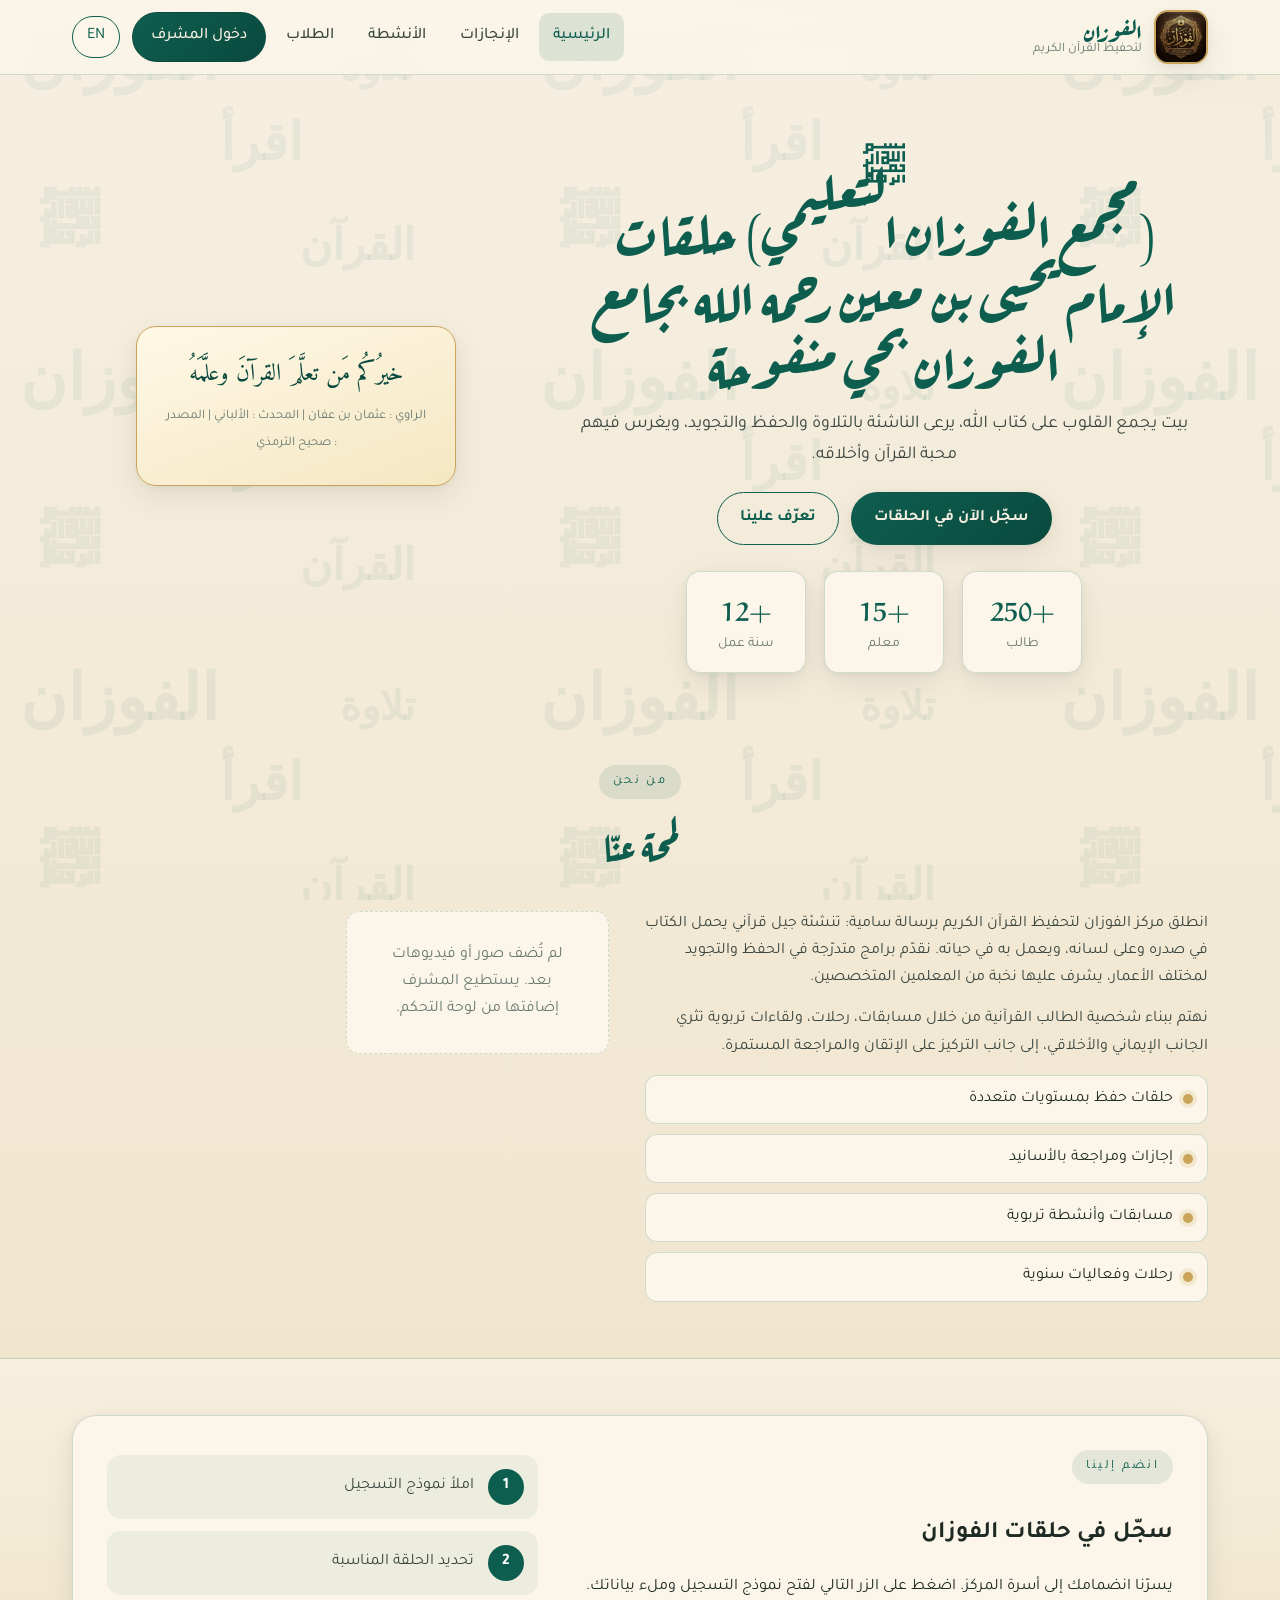
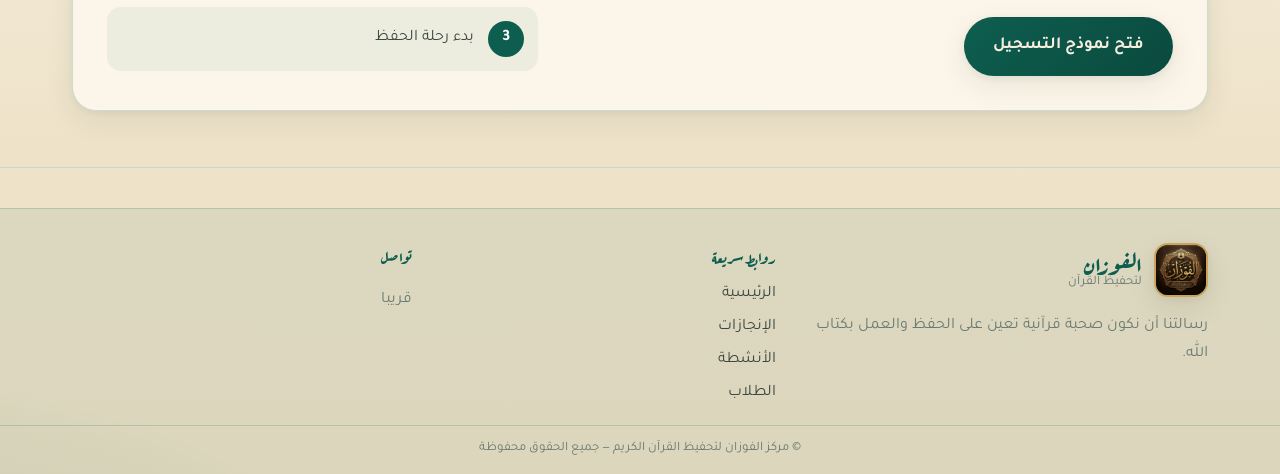
<file: index.html>
<!doctype html>
<html lang="ar" dir="rtl">
<head>
  <meta charset="utf-8" />
  <meta name="viewport" content="width=device-width, initial-scale=1" />
  <title>مدرسة الفوزان لتحفيظ القرآن الكريم</title>
  <meta name="description" content="مدرسة الفوزان لتحفيظ القرآن الكريم - بيت العلم والتلاوة" />
  <link rel="preconnect" href="https://fonts.googleapis.com" />
  <link rel="preconnect" href="https://fonts.gstatic.com" crossorigin />
  <link href="https://fonts.googleapis.com/css2?family=Aref+Ruqaa:wght@400;700&family=Tajawal:wght@300;400;500;700;900&family=Amiri:wght@400;700&display=swap" rel="stylesheet" />
  <link rel="stylesheet" href="css/style.css" />
</head>
<body>
  <div id="headerSlot"></div>
  <main>
    <section class="hero">
      <div class="container hero-grid">
        <div class="hero-text">
          <span class="eyebrow" data-testid="hero-eyebrow">﷽</span>
          <h1 data-testid="hero-title" data-edit="hero.title">مدرسة الفوزان لتحفيظ القرآن الكريم</h1>
          <p class="lead" data-testid="hero-lead" data-edit="hero.lead">بيت يجمع القلوب على كتاب الله، يرعى الناشئة بالتلاوة والحفظ والتجويد، ويغرس فيهم محبة القرآن وأخلاقه.</p>
          <div class="hero-cta">
            <a href="#register" class="btn btn-primary" data-testid="hero-register-btn" data-i18n="cta_register">سجّل الآن في الحلقات</a>
            <a href="#about" class="btn btn-ghost" data-testid="hero-about-btn" data-i18n="cta_about">تعرّف علينا</a>
          </div>
          <ul class="hero-stats" data-testid="hero-stats">
            <li><strong data-edit="stats.students">+250</strong><span data-i18n="stats_students">طالب</span></li>
            <li><strong data-edit="stats.teachers">+15</strong><span data-i18n="stats_teachers">معلم</span></li>
            <li><strong data-edit="stats.years">+12</strong><span data-i18n="stats_years">سنة عمل</span></li>
          </ul>
        </div>
        <aside class="hero-card" aria-hidden="true">
          <div class="ayah-card">
            <span class="ayah-arabic" data-i18n="hadith">خيرُكُم مَن تعلَّمَ القرآنَ وعلَّمَهُ</span>
            <span class="ayah-ref" data-i18n="hadith_ref">الراوي : عثمان بن عفان | المحدث : الألباني | المصدر : صحيح الترمذي</span>
          </div>
        </aside>
      </div>
    </section>
    <section id="about" class="section">
      <div class="container">
        <div class="section-head">
          <span class="kicker" data-i18n="kicker_about">من نحن</span>
          <h2 data-edit="about.title">لمحة عنّا</h2>
        </div>
        <div class="about-grid">
          <div class="about-text">
            <p data-edit="about.paragraph1"></p>
            <p data-edit="about.paragraph2"></p>
            <ul class="features-list" data-testid="features-list">
              <li><span class="dot"></span><span data-edit="about.feature1"></span></li>
              <li><span class="dot"></span><span data-edit="about.feature2"></span></li>
              <li><span class="dot"></span><span data-edit="about.feature3"></span></li>
              <li><span class="dot"></span><span data-edit="about.feature4"></span></li>
            </ul>
          </div>
          <div class="about-gallery" id="aboutGallery" data-testid="about-gallery"></div>
        </div>
      </div>
    </section>
    <section id="register" class="section section-alt">
      <div class="container">
        <div class="register-card">
          <div class="register-text">
            <span class="kicker" data-i18n="kicker_register">انضم إلينا</span>
            <h2 data-edit="register.title">سجّل في حلقات الفوزان</h2>
            <p data-edit="register.text">يسرّنا انضمامك إلى أسرة المركز. اضغط على الزر التالي لفتح نموذج التسجيل وملء بياناتك.</p>
            <a id="registerLink" href="#" target="_blank" rel="noopener" class="btn btn-primary btn-lg" data-testid="register-link" data-i18n="register_open">فتح نموذج التسجيل</a>
          </div>
          <div class="register-aside">
            <div class="register-step"><span>1</span><p data-i18n="register_step1">املأ نموذج التسجيل</p></div>
            <div class="register-step"><span>2</span><p data-i18n="register_step2">تحديد الحلقة المناسبة</p></div>
            <div class="register-step"><span>3</span><p data-i18n="register_step3">بدء رحلة الحفظ</p></div>
          </div>
        </div>
      </div>
    </section>
  </main>
  <div id="footerSlot"></div>
  <script src="js/common.js"></script>
  <script src="js/index.js"></script>
</body>
</html>
</file>
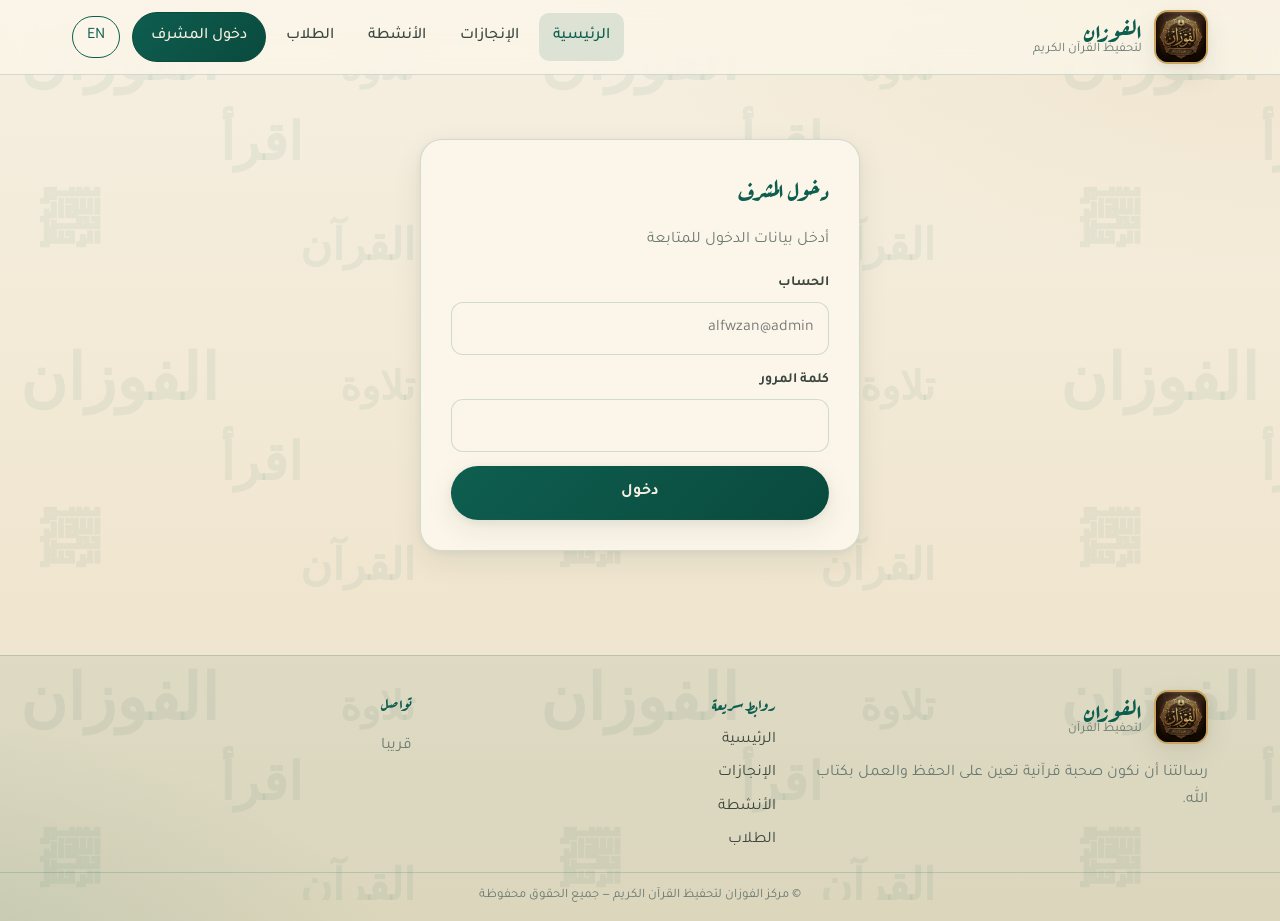
<file: admin.html>
<!doctype html>
<html lang="ar" dir="rtl">
<head>
  <meta charset="utf-8" />
  <meta name="viewport" content="width=device-width, initial-scale=1" />
  <title>لوحة المشرف — الفوزان</title>
  <link rel="preconnect" href="https://fonts.googleapis.com" />
  <link rel="preconnect" href="https://fonts.gstatic.com" crossorigin />
  <link href="https://fonts.googleapis.com/css2?family=Aref+Ruqaa:wght@400;700&family=Tajawal:wght@300;400;500;700;900&family=Amiri:wght@400;700&display=swap" rel="stylesheet" />
  <link rel="stylesheet" href="css/style.css" />
</head>
<body>
  <div id="headerSlot"></div>
  <main>
    <div class="container">
      <div id="loginView" class="auth-wrap">
        <div class="auth-card">
          <h2>دخول المشرف</h2>
          <p class="muted">أدخل بيانات الدخول للمتابعة</p>
          <div class="field"><label>الحساب</label>
            <input type="text" id="user" placeholder="alfwzan@admin" data-testid="login-user"/></div>
          <div class="field"><label>كلمة المرور</label>
            <input type="password" id="pass" data-testid="login-pass"/></div>
          <button class="btn btn-primary btn-block" id="loginBtn" data-testid="login-btn">دخول</button>
          <p id="loginErr" style="color:#b3261e;margin-top:10px;display:none" data-testid="login-err">بيانات الدخول غير صحيحة.</p>
        </div>
      </div>
      <div id="dashView" style="display:none">
        <div class="dash-topbar">
          <div>
            <h1 style="margin:0;font-family:'Aref Ruqaa',serif;color:var(--primary)">لوحة المشرف</h1>
            <p class="muted" style="margin:4px 0 0">عدّل المحتوى، ثم اضغط <b>نشر التغييرات</b> لرفعها على GitHub.</p>
          </div>
          <div class="topbar-actions">
            <button class="btn btn-accent" id="publishBtn" data-testid="publish-btn">نشر التغييرات</button>
            <button class="btn btn-ghost btn-sm" data-open="ghSettings" data-testid="open-gh-settings">إعدادات النشر</button>
            <button class="btn btn-ghost btn-sm" id="pullBtn" data-testid="pull-btn">جلب من GitHub</button>
          </div>
        </div>
        <div class="dash">
          <aside class="dash-side" data-testid="dash-side">
            <a href="#about" class="active" data-tab="about">لمحة عنا</a>
            <a href="#ach" data-tab="ach">الإنجازات</a>
            <a href="#act" data-tab="act">الأنشطة</a>
            <a href="#halaqat" data-tab="halaqat">الحلقات</a>
            <a href="#students" data-tab="students">الطلاب</a>
            <a href="#texts" data-tab="texts">نصوص الموقع</a>
            <a href="#data" data-tab="data">البيانات</a>
            <a href="#" id="logoutLink" data-testid="logout-link" style="color:#b3261e">خروج</a>
          </aside>
          <section class="dash-main">
            <div class="tab active" id="tab-about">
              <h2>الصور والفيديوهات</h2>
              <div class="row">
                <div class="field"><label>ملفات</label><input type="file" id="aboutFiles" multiple accept="image/*,video/*"/></div>
                <div class="field"><label>وصف</label><input type="text" id="aboutCaption"/></div>
              </div>
              <button class="btn btn-primary" id="aboutAdd">إضافة</button>
              <div id="aboutList" class="gallery-grid" style="margin-top:18px"></div>
            </div>
            <div class="tab" id="tab-ach">
              <h2>الإنجازات</h2>
              <div class="row">
                <div class="field"><label>الملف</label><input type="file" id="achFile" multiple accept="image/*,video/*"/></div>
                <div class="field"><label>العنوان</label><input type="text" id="achTitle"/></div>
              </div>
              <div class="field"><label>الوصف</label><textarea id="achDesc" rows="2"></textarea></div>
              <button class="btn btn-primary" id="achAdd">إضافة</button>
              <div id="achList" class="gallery-grid" style="margin-top:18px"></div>
            </div>
            <div class="tab" id="tab-act">
              <h2>الأنشطة</h2>
              <div class="row">
                <div class="field"><label>العنوان</label><input type="text" id="actTitle"/></div>
                <div class="field"><label>البداية</label><input type="datetime-local" id="actStart"/></div>
              </div>
              <button class="btn btn-primary" id="actAdd">إضافة</button>
              <div id="actList" style="margin-top:18px"></div>
            </div>
            <div class="tab" id="tab-halaqat">
              <h2>الحلقات</h2>
              <div class="row">
                <div class="field"><label>الاسم</label><input type="text" id="halaqaName"/></div>
                <div class="field"><label>المرحلة</label><select id="halaqaLevel"><option>ابتدائي</option><option>متوسط</option><option>ثانوي</option></select></div>
              </div>
              <button class="btn btn-primary" id="halaqaAdd">إضافة</button>
              <div id="halaqaList" style="margin-top:18px"></div>
            </div>
            <div class="tab" id="tab-students">
              <h2>الطلاب</h2>
              <div class="row">
                <div class="field"><label>الاسم</label><input type="text" id="stuName"/></div>
                <div class="field"><label>الرقم</label><input type="text" id="stuSerial"/></div>
                <div class="field"><label>الحلقة</label><select id="stuHalaqa"></select></div>
              </div>
              <button class="btn btn-primary" id="stuAdd">إضافة</button>
              <div id="stuList" style="margin-top:18px"></div>
            </div>
            <div class="tab" id="tab-texts">
              <h2>نصوص الموقع</h2>
              <div id="textsForm"></div>
              <button class="btn btn-primary" id="textsSave">حفظ النصوص</button>
            </div>
            <div class="tab" id="tab-data">
              <h2>البيانات</h2>
              <button class="btn btn-primary" id="exportBtn">تصدير site.json</button>
              <input type="file" id="importFile" accept="application/json" style="display:none"/>
              <button class="btn btn-ghost" onclick="document.getElementById('importFile').click()">استيراد</button>
            </div>
          </section>
        </div>
      </div>
    </div>
  </main>
  <div class="modal" id="ghModal">
    <div class="modal-card">
      <button class="modal-close" id="ghClose">×</button>
      <h2>إعدادات GitHub</h2>
      <div class="field"><label>User</label><input type="text" id="ghUser"/></div>
      <div class="field"><label>Repo</label><input type="text" id="ghRepo"/></div>
      <div class="field"><label>Branch</label><input type="text" id="ghBranch" value="main"/></div>
      <div class="field"><label>Token (PAT)</label><input type="password" id="ghPat"/></div>
      <button class="btn btn-primary" id="ghSave">حفظ</button>
    </div>
  </div>
  <div id="footerSlot"></div>
  <script src="js/common.js"></script>
  <script src="js/admin.js"></script>
</body>
</html>
</file>
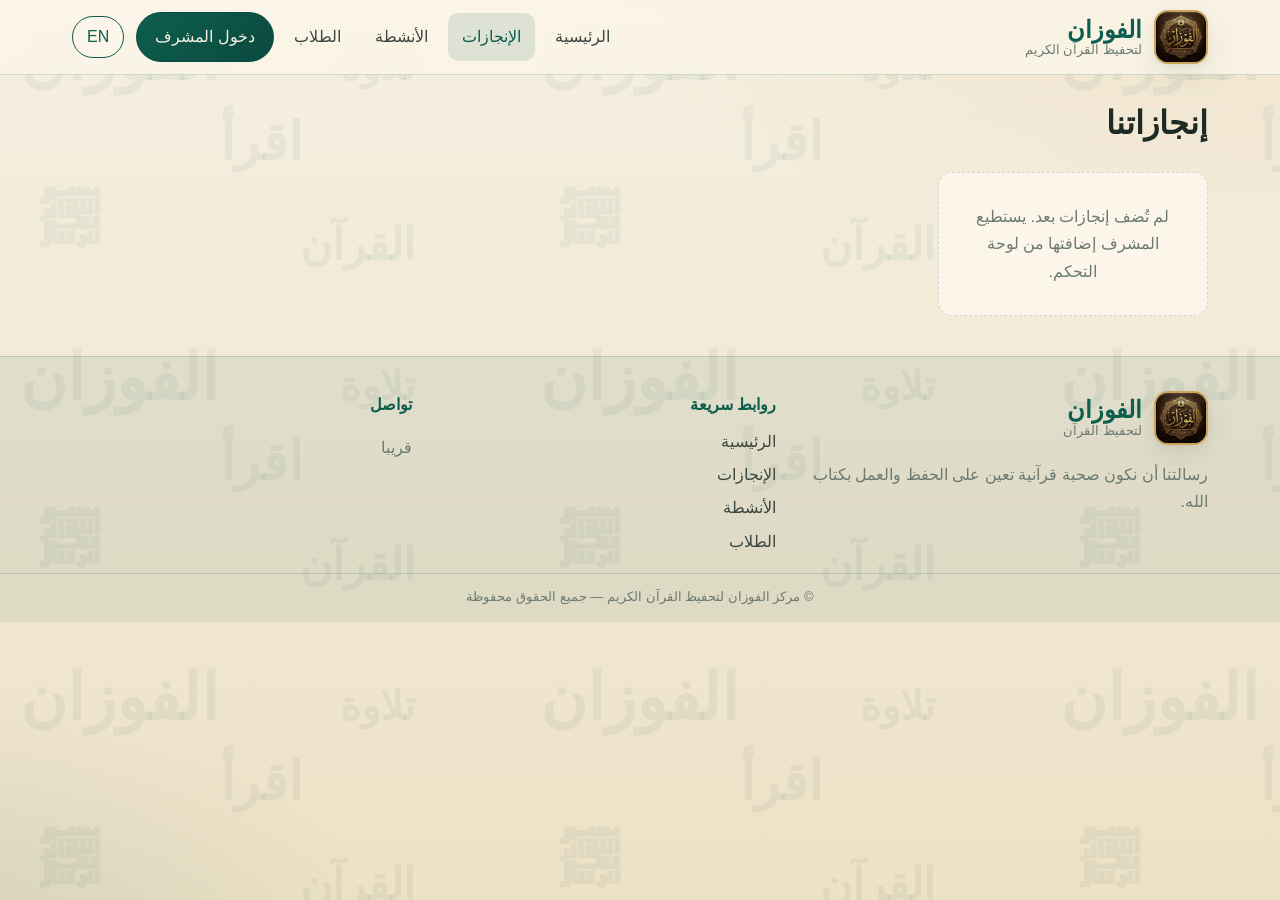
<file: page1.html>
<!doctype html>
<html lang="ar" dir="rtl">
<head>
  <meta charset="utf-8" />
  <meta name="viewport" content="width=device-width, initial-scale=1" />
  <title>الإنجازات — الفوزان</title>
  <link rel="stylesheet" href="css/style.css" />
</head>
<body>
  <div id="headerSlot"></div>
  <main>
    <div class="container">
      <h1>إنجازاتنا</h1>
      <div id="achGrid" class="gallery-grid"></div>
    </div>
  </main>
  <div id="footerSlot"></div>
  <script src="js/common.js"></script>
  <script src="js/page1.js"></script>
</body>
</html>
</file>
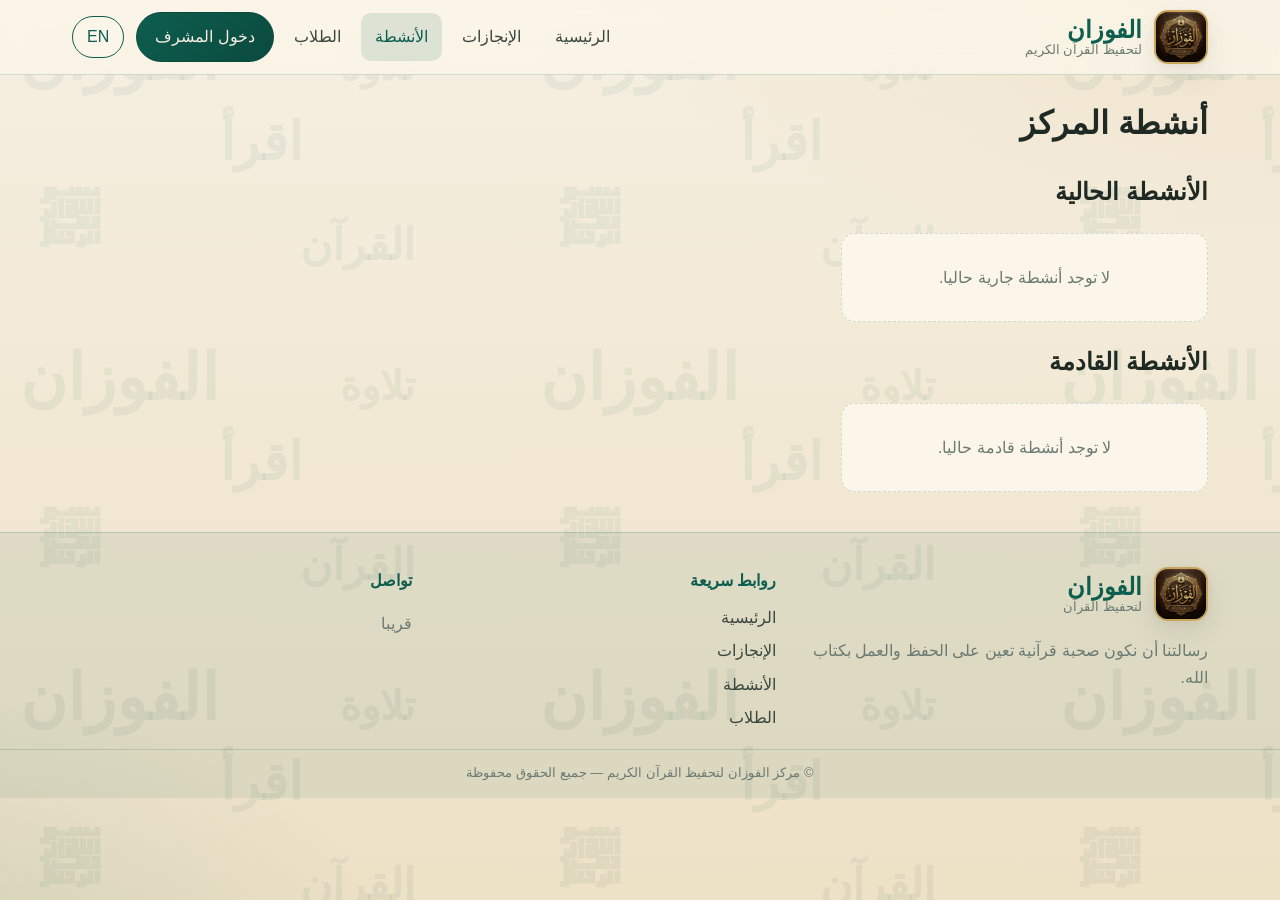
<file: page2.html>
<!doctype html>
<html lang="ar" dir="rtl">
<head>
  <meta charset="utf-8" />
  <meta name="viewport" content="width=device-width, initial-scale=1" />
  <title>الأنشطة — الفوزان</title>
  <link rel="stylesheet" href="css/style.css" />
</head>
<body>
  <div id="headerSlot"></div>
  <main>
    <div class="container">
      <h1>أنشطة المركز</h1>
      <h2 id="curHead">الأنشطة الحالية</h2>
      <div id="currentGrid" class="activity-grid"></div>
      <h2 id="upHead">الأنشطة القادمة</h2>
      <div id="upcomingGrid" class="activity-grid"></div>
    </div>
  </main>
  <div id="footerSlot"></div>
  <script src="js/common.js"></script>
  <script src="js/page2.js"></script>
</body>
</html>
</file>
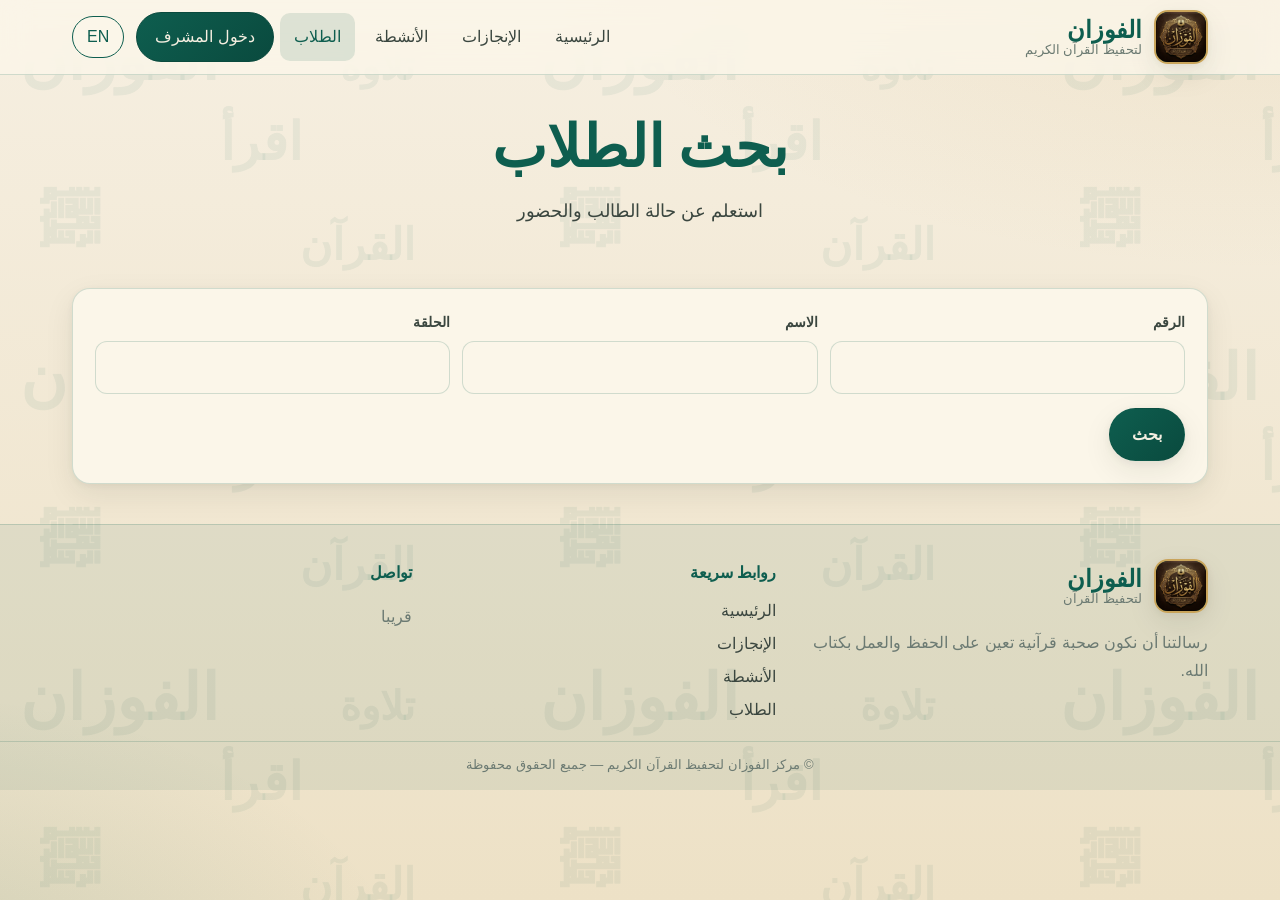
<file: page3.html>
<!doctype html>
<html lang="ar" dir="rtl">
<head>
  <meta charset="utf-8" />
  <meta name="viewport" content="width=device-width, initial-scale=1" />
  <title>بحث الطلاب — الفوزان</title>
  <link rel="stylesheet" href="css/style.css" />
</head>
<body>
  <div id="headerSlot"></div>
  <main>
    <section class="hero" style="padding:40px 0">
      <div class="container">
        <h1>بحث الطلاب</h1>
        <p class="lead">استعلم عن حالة الطالب والحضور</p>
      </div>
    </section>
    <div class="container">
      <div class="search-card">
        <div class="row">
          <div class="field"><label>الرقم</label><input type="text" id="qSerial"/></div>
          <div class="field"><label>الاسم</label><input type="text" id="qName"/></div>
          <div class="field"><label>الحلقة</label><input type="text" id="qHalaqa"/></div>
        </div>
        <button class="btn btn-primary" id="searchBtn">بحث</button>
      </div>
      <div id="results"></div>
      <div id="studentDetail"></div>
    </div>
  </main>
  <div id="footerSlot"></div>
  <script src="js/common.js"></script>
  <script src="js/page3.js"></script>
</body>
</html>
</file>
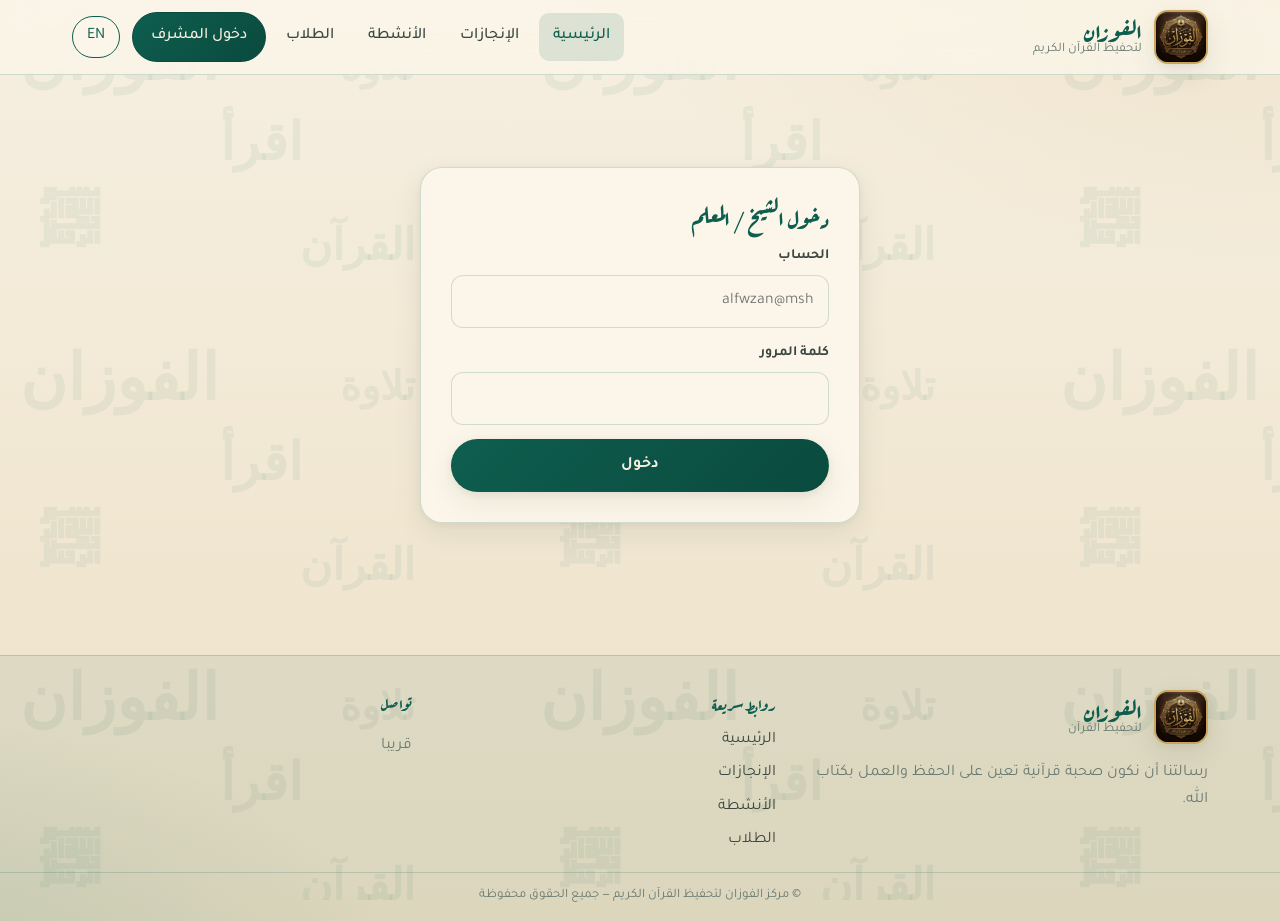
<file: teacher.html>
<!doctype html>
<html lang="ar" dir="rtl">
<head>
  <meta charset="utf-8" />
  <meta name="viewport" content="width=device-width, initial-scale=1" />
  <title>تحضير الشيخ — الفوزان</title>
  <link rel="preconnect" href="https://fonts.googleapis.com" />
  <link rel="preconnect" href="https://fonts.gstatic.com" crossorigin />
  <link href="https://fonts.googleapis.com/css2?family=Aref+Ruqaa:wght@400;700&family=Tajawal:wght@400;700&display=swap" rel="stylesheet" />
  <link rel="stylesheet" href="css/style.css" />
</head>
<body>
  <div id="headerSlot"></div>
  <main>
    <div class="container">
      <div id="loginView" class="auth-wrap">
        <div class="auth-card">
          <h2>دخول الشيخ / المعلم</h2>
          <div class="field"><label>الحساب</label><input type="text" id="user" placeholder="alfwzan@msh"/></div>
          <div class="field"><label>كلمة المرور</label><input type="password" id="pass"/></div>
          <button class="btn btn-primary btn-block" id="loginBtn">دخول</button>
          <p id="loginErr" style="color:#b3261e;display:none">خطأ في البيانات.</p>
        </div>
      </div>
      <div id="dashView" style="display:none">
        <div style="display:flex;justify-content:space-between;align-items:center;margin:24px 0">
          <h1 id="teacherTitle" style="font-family:'Aref Ruqaa',serif">التحضير</h1>
          <a href="#" id="logoutLink" class="btn btn-ghost btn-sm">خروج</a>
        </div>
        <div class="search-card">
          <div class="row">
            <div class="field"><label>الحلقة</label><input type="text" id="qHalaqa"/></div>
            <div class="field"><label>المرحلة</label><select id="qLevel"><option value="">الكل</option><option>ابتدائي</option><option>متوسط</option><option>ثانوي</option></select></div>
          </div>
          <button class="btn btn-primary" id="loadHalaqaBtn">عرض</button>
        </div>
        <div id="halaqatList"></div>
        <div id="weekArea"></div>
      </div>
    </div>
  </main>
  <div id="footerSlot"></div>
  <script src="js/common.js"></script>
  <script src="js/teacher.js"></script>
</body>
</html>
</file>
<file: css/style.css>
/* ============== Alfwzan Center — Style ============== */
:root{
  --bg:#f6efe1;
  --bg-2:#ede1c6;
  --paper:#fbf6e9;
  --ink:#1f2a24;
  --ink-2:#3a463f;
  --muted:#6b7a72;
  --primary:#0e5e4f;
  --primary-2:#0a4a3e;
  --accent:#c9a45a;
  --accent-2:#a8853f;
  --line:rgba(14,94,79,.18);
  --shadow: 0 10px 30px rgba(20,40,30,.08), 0 2px 8px rgba(20,40,30,.06);
  --radius:16px;
}
*{box-sizing:border-box}
html,body{margin:0;padding:0}
html{scroll-behavior:smooth}
body{
  font-family:'Tajawal','Amiri','Segoe UI',Tahoma,sans-serif;
  color:var(--ink);
  background:
    radial-gradient(1200px 600px at 100% -10%, rgba(201,164,90,.18), transparent 60%),
    radial-gradient(900px 500px at -10% 110%, rgba(14,94,79,.14), transparent 60%),
    linear-gradient(180deg,var(--bg) 0%, var(--bg-2) 100%);
  min-height:100vh;
  position:relative;
  overflow-x:hidden;
  line-height:1.7;
}

/* ===== Arabic Ruqaa watermark background ===== */
.bg-watermark{
  position:fixed; inset:0; z-index:0; pointer-events:none;
  background-repeat:repeat;
  background-size: 520px auto;
  background-image: url("data:image/svg+xml;utf8,<svg xmlns='http://www.w3.org/2000/svg' width='520' height='320' viewBox='0 0 520 320'><g fill='%230e5e4f' fill-opacity='0.07' font-family='Aref Ruqaa, Amiri, serif' font-weight='700'><text x='20' y='80' font-size='64'>الفوزان</text><text x='220' y='160' font-size='52'>اقرأ</text><text x='40' y='240' font-size='58'>﷽</text><text x='300' y='260' font-size='44'>القرآن</text><text x='340' y='80' font-size='40'>تلاوة</text></g></svg>");
  opacity:.9;
}

a{color:inherit;text-decoration:none}
img{max-width:100%;display:block}
button{font:inherit;cursor:pointer}

.container{max-width:1180px;margin:0 auto;padding:0 22px;position:relative;z-index:1}

/* ===== Header ===== */
.site-header{
  position:sticky;top:0;z-index:30;
  backdrop-filter: blur(14px);
  background: rgba(251,246,233,.78);
  border-bottom:1px solid var(--line);
}
.nav{display:flex;align-items:center;justify-content:space-between;gap:18px;height:74px}
.brand{display:flex;align-items:center;gap:12px}
.brand-mark{
  width:54px;height:54px;border-radius:14px;
  background:linear-gradient(135deg,var(--primary),var(--primary-2));
  color:#f6efe1;display:grid;place-items:center;
  box-shadow:var(--shadow);overflow:hidden;position:relative;
  border:2px solid var(--accent);
}
.brand-mark img{width:100%;height:100%;object-fit:cover}
.brand-fallback{
  font-family:'Aref Ruqaa',serif;font-size:26px;font-weight:700;color:#f6efe1;
}
.brand-mark.no-logo .brand-fallback::before{content:"ف"}
.brand-text{display:flex;flex-direction:column;line-height:1.05}
.brand-text strong{font-family:'Aref Ruqaa',serif;font-size:24px;color:var(--primary)}
.brand-text em{font-style:normal;font-size:13px;color:var(--muted)}

.primary-nav{display:flex;gap:6px;align-items:center}
.nav-link{
  padding:10px 14px;border-radius:10px;color:var(--ink-2);font-weight:500;
  transition: background-color .2s, color .2s;
}
.nav-link:hover{background:rgba(14,94,79,.08);color:var(--primary)}
.nav-link.active{background:rgba(14,94,79,.12);color:var(--primary)}
.nav-admin{
  background:linear-gradient(135deg,var(--primary),var(--primary-2));
  color:#f6efe1 !important; padding:10px 18px; border-radius:999px;
  border:1px solid var(--primary-2);
}
.nav-admin:hover{filter:brightness(1.08)}

.menu-toggle{display:none;background:none;border:0;width:40px;height:40px;flex-direction:column;justify-content:center;gap:5px;align-items:center}
.menu-toggle span{width:22px;height:2px;background:var(--ink);display:block}

/* ===== Buttons ===== */
.btn{
  display:inline-block;padding:12px 22px;border-radius:999px;
  font-weight:700;border:1px solid transparent;transition:transform .15s ease, background-color .2s, color .2s, box-shadow .2s;
}
.btn:hover{transform:translateY(-1px)}
.btn-primary{background:linear-gradient(135deg,var(--primary),var(--primary-2));color:#f6efe1;box-shadow:var(--shadow)}
.btn-primary:hover{filter:brightness(1.07)}
.btn-ghost{background:transparent;color:var(--primary);border-color:var(--primary)}
.btn-ghost:hover{background:rgba(14,94,79,.08)}
.btn-accent{background:linear-gradient(135deg,var(--accent),var(--accent-2));color:#1f2a24}
.btn-danger{background:#b3261e;color:#fff}
.btn-lg{padding:14px 28px;font-size:17px}
.btn-sm{padding:8px 14px;font-size:14px}
.btn-block{display:block;width:100%;text-align:center}

/* ===== Hero ===== */
.hero{padding:64px 0 36px;text-align:center}
.hero-grid{display:grid;grid-template-columns:1.3fr .9fr;gap:40px;align-items:center}
.hero-text{text-align:center}
.eyebrow{
  display:inline-block;font-family:'Aref Ruqaa',serif;color:var(--primary);
  font-size:42px;line-height:1;margin-bottom:14px;
  text-shadow:0 1px 0 rgba(255,255,255,.6);
}
.hero h1{
  font-family:'Aref Ruqaa',serif;
  font-size:clamp(34px,5vw,58px);
  margin:0 0 14px;color:var(--primary);line-height:1.15;
  text-align:center;
}
.hero .lead{font-size:18px;color:var(--ink-2);max-width:700px;margin:0 auto 22px}
.hero-cta{display:flex;justify-content:center;gap:12px;flex-wrap:wrap;margin-bottom:26px}
.hero-stats{
  list-style:none;padding:0;margin:0;display:flex;gap:18px;justify-content:center;flex-wrap:wrap;
}
.hero-stats li{
  background:var(--paper);border:1px solid var(--line);border-radius:14px;
  padding:14px 22px;min-width:120px;box-shadow:var(--shadow);
}
.hero-stats strong{display:block;font-size:26px;color:var(--primary);font-family:'Aref Ruqaa',serif}
.hero-stats span{color:var(--muted);font-size:14px}
.hero-card{display:flex;justify-content:center}
.ayah-card{
  background:linear-gradient(160deg,#fff8e6,#f4e7c3);
  border:1px solid var(--accent);border-radius:20px;padding:28px;
  max-width:320px;text-align:center;box-shadow:var(--shadow);
  position:relative;
}
.ayah-arabic{font-family:'Amiri','Aref Ruqaa',serif;font-size:24px;color:var(--primary-2);display:block;margin-bottom:10px;line-height:1.6}
.ayah-ref{color:var(--muted);font-size:13px}

/* ===== Sections ===== */
.section{padding:56px 0}
.section-alt{background:linear-gradient(180deg,rgba(251,246,233,.6),rgba(237,225,198,.6));border-block:1px solid var(--line)}
.section-head{text-align:center;margin-bottom:34px}
.kicker{
  display:inline-block;font-size:13px;letter-spacing:.18em;
  background:rgba(14,94,79,.1);color:var(--primary);padding:6px 14px;border-radius:999px;
  margin-bottom:10px;
}
.section-head h2{
  font-family:'Aref Ruqaa',serif;font-size:clamp(28px,3.6vw,40px);
  margin:0;color:var(--primary);
}

/* ===== About ===== */
.about-grid{display:grid;grid-template-columns:1.05fr 1fr;gap:36px}
.about-text p{margin:0 0 14px;color:var(--ink-2)}
.features-list{list-style:none;padding:0;margin:14px 0 0;display:grid;gap:10px}
.features-list li{display:flex;align-items:center;gap:10px;background:var(--paper);border:1px solid var(--line);padding:10px 14px;border-radius:12px}
.dot{width:10px;height:10px;border-radius:50%;background:var(--accent);box-shadow:0 0 0 4px rgba(201,164,90,.18)}

.about-gallery{display:grid;grid-template-columns:repeat(2,1fr);gap:12px;align-content:start}
.about-gallery .media-tile,.about-gallery video,.about-gallery img{
  width:100%;aspect-ratio: 4/3;object-fit:cover;border-radius:14px;border:1px solid var(--line);
  background:var(--paper);box-shadow:var(--shadow);
  cursor:zoom-in; transition:transform .25s ease;
}
.about-gallery .media-tile:hover,.about-gallery img:hover{transform:scale(1.02)}
.about-gallery video{cursor:default}

/* ===== Register ===== */
.register-card{
  background:var(--paper);border:1px solid var(--line);border-radius:24px;
  padding:34px;display:grid;grid-template-columns:1.4fr 1fr;gap:32px;align-items:center;
  box-shadow:var(--shadow);
}
.register-aside{display:grid;gap:12px}
.register-step{
  display:flex;align-items:center;gap:14px;background:rgba(14,94,79,.06);
  border-radius:14px;padding:14px;
}
.register-step span{
  width:36px;height:36px;border-radius:50%;display:grid;place-items:center;
  background:var(--primary);color:#fff;font-weight:700;
}
.register-step p{margin:0;color:var(--ink-2)}

/* ===== Achievements (page1) ===== */
.gallery-grid{display:grid;grid-template-columns:repeat(auto-fill,minmax(260px,1fr));gap:18px}
.achievement-card{
  background:var(--paper);border:1px solid var(--line);border-radius:18px;
  overflow:hidden;box-shadow:var(--shadow);display:flex;flex-direction:column;
}
.achievement-card .media{aspect-ratio:4/3;background:#eadfc4;cursor:zoom-in;overflow:hidden}
.achievement-card .media img,.achievement-card .media video{width:100%;height:100%;object-fit:cover}
.achievement-card .body{padding:14px 16px}
.achievement-card h3{margin:0 0 6px;font-family:'Aref Ruqaa',serif;color:var(--primary);font-size:18px}
.achievement-card p{margin:0;color:var(--ink-2);font-size:14px}
.achievement-card .actions{padding:0 14px 14px;display:flex;gap:8px}

/* ===== Activities (page2) ===== */
.activity-grid{display:grid;grid-template-columns:repeat(auto-fill,minmax(280px,1fr));gap:18px}
.activity-card{
  background:var(--paper);border:1px solid var(--line);border-radius:18px;
  padding:18px;box-shadow:var(--shadow);position:relative;
}
.activity-card.upcoming{border-color:var(--accent)}
.activity-card.current{border-color:var(--primary)}
.activity-tag{
  position:absolute;top:14px;left:14px;font-size:12px;padding:4px 10px;border-radius:999px;
  background:rgba(14,94,79,.12);color:var(--primary);font-weight:700;
}
.activity-card.upcoming .activity-tag{background:rgba(201,164,90,.18);color:var(--accent-2)}
.activity-card h3{margin:0 0 8px;font-family:'Aref Ruqaa',serif;color:var(--primary);font-size:20px}
.activity-card p{margin:0 0 10px;color:var(--ink-2)}
.activity-meta{font-size:13px;color:var(--muted)}
.countdown{
  margin-top:12px;display:flex;gap:8px;flex-wrap:wrap;
}
.countdown div{
  flex:1;min-width:60px;background:linear-gradient(135deg,var(--primary),var(--primary-2));
  color:#f6efe1;border-radius:10px;padding:8px;text-align:center;
}
.countdown div b{display:block;font-size:22px;font-family:'Aref Ruqaa',serif}
.countdown div span{font-size:11px;opacity:.85}

/* ===== Forms ===== */
.field{display:grid;gap:6px;margin-bottom:14px}
.field label{font-weight:600;color:var(--ink-2);font-size:14px}
.field input,.field select,.field textarea{
  width:100%;padding:12px 14px;border-radius:12px;border:1px solid var(--line);
  background:var(--paper);color:var(--ink);font:inherit;
}
.field input:focus,.field select:focus,.field textarea:focus{outline:2px solid var(--primary);border-color:transparent}
.row{display:grid;grid-template-columns:repeat(auto-fit,minmax(180px,1fr));gap:12px}

/* ===== Auth Card ===== */
.auth-wrap{min-height:60vh;display:grid;place-items:center;padding:40px 0}
.auth-card{
  background:var(--paper);border:1px solid var(--line);border-radius:22px;
  padding:30px;max-width:440px;width:100%;box-shadow:var(--shadow);
}
.auth-card h2{margin:0 0 6px;font-family:'Aref Ruqaa',serif;color:var(--primary)}
.auth-card .muted{color:var(--muted);margin-bottom:18px}

/* ===== Admin / Teacher dashboard ===== */
.dash{display:grid;grid-template-columns:240px 1fr;gap:20px;padding:24px 0}
.dash-side{
  background:var(--paper);border:1px solid var(--line);border-radius:18px;padding:14px;
  position:sticky;top:90px;height:fit-content;box-shadow:var(--shadow);
}
.dash-side a{display:block;padding:10px 12px;border-radius:10px;color:var(--ink-2);margin-bottom:4px}
.dash-side a:hover{background:rgba(14,94,79,.08);color:var(--primary)}
.dash-side a.active{background:linear-gradient(135deg,var(--primary),var(--primary-2));color:#f6efe1}
.dash-main{background:var(--paper);border:1px solid var(--line);border-radius:18px;padding:22px;box-shadow:var(--shadow)}
.dash h1,.dash h2{font-family:'Aref Ruqaa',serif;color:var(--primary)}

.tab{display:none}
.tab.active{display:block}

/* Tables */
.table-wrap{overflow-x:auto;border-radius:14px;border:1px solid var(--line)}
table.tbl{width:100%;border-collapse:collapse;background:var(--paper);min-width:600px}
table.tbl th,table.tbl td{padding:11px 12px;border-bottom:1px solid var(--line);text-align:right;font-size:14px}
table.tbl th{background:rgba(14,94,79,.08);color:var(--primary);font-weight:700}
table.tbl tr:last-child td{border-bottom:0}

/* Lightbox */
.lb{position:fixed;inset:0;background:rgba(15,25,20,.94);display:none;align-items:center;justify-content:center;z-index:80;padding:20px;flex-direction:column}
.lb.open{display:flex}
.lb #lbBody{display:flex;flex-direction:column;align-items:center;gap:14px;max-width:96vw;max-height:92vh}
.lb img,.lb video{max-width:96vw;max-height:80vh;border-radius:12px;box-shadow:0 10px 40px rgba(0,0,0,.5);background:#000}
.lb video{width:auto;height:auto}
.lb .lb-caption{color:#f6efe1;font-family:'Aref Ruqaa',serif;font-size:18px;text-align:center;background:rgba(14,94,79,.5);padding:8px 18px;border-radius:999px;max-width:90vw}
.lb .lb-close{position:absolute;top:18px;inset-inline-start:18px;background:#fff;color:#000;border:0;border-radius:999px;width:42px;height:42px;font-size:22px;cursor:pointer;z-index:2}

/* Expand button overlay on media tiles */
.media-tile-wrap{position:relative;width:100%;aspect-ratio:4/3;border-radius:14px;overflow:hidden;border:1px solid var(--line);background:var(--paper);box-shadow:var(--shadow);cursor:default}
.media-tile-wrap img,.media-tile-wrap video{width:100%;height:100%;object-fit:cover;display:block}
.media-tile-wrap img{cursor:zoom-in;transition:transform .25s ease}
.media-tile-wrap img:hover{transform:scale(1.03)}
.expand-btn{position:absolute;top:10px;inset-inline-end:10px;width:38px;height:38px;border-radius:999px;border:0;background:rgba(14,94,79,.92);color:#f6efe1;display:grid;place-items:center;cursor:pointer;box-shadow:0 4px 14px rgba(0,0,0,.25);transition:transform .15s ease, background-color .2s;z-index:2}
.expand-btn:hover{transform:scale(1.08);background:var(--primary-2)}
.achievement-card .media{position:relative}

/* Edit indicator */
[data-edit]{position:relative}
body.editing [data-edit]{outline:1px dashed var(--accent);outline-offset:3px;cursor:text}
body.editing [data-edit]::after{
  content:"✎ تعديل";position:absolute;top:-12px;inset-inline-start:-2px;
  background:var(--accent);color:#1f2a24;font-size:11px;padding:2px 8px;border-radius:999px;font-family:'Tajawal',sans-serif;
}

/* Footer */
.site-footer{margin-top:40px;background:rgba(14,94,79,.08);border-top:1px solid var(--line);padding:34px 0 14px;position:relative;z-index:1}
.footer-grid{display:grid;grid-template-columns:1.2fr 1fr 1fr;gap:24px}
.footer-grid h4{margin:0 0 10px;color:var(--primary);font-family:'Aref Ruqaa',serif}
.footer-links{list-style:none;padding:0;margin:0;display:grid;gap:6px}
.footer-links a{color:var(--ink-2)}
.footer-links a:hover{color:var(--primary)}
.muted{color:var(--muted)}
.footer-bottom{margin-top:18px;border-top:1px solid var(--line);padding-top:12px;text-align:center;color:var(--muted);font-size:13px}

/* Toast */
.toast{
  position:fixed;bottom:24px;left:50%;transform:translateX(-50%);
  background:var(--primary);color:#f6efe1;padding:12px 20px;border-radius:999px;
  z-index:90;box-shadow:var(--shadow);opacity:0;pointer-events:none;transition:opacity .25s, transform .25s;
}
.toast.show{opacity:1;transform:translate(-50%,-6px)}

/* Search panel */
.search-card{
  background:var(--paper);border:1px solid var(--line);border-radius:18px;padding:22px;
  box-shadow:var(--shadow);margin-bottom:22px;
}

/* Empty state */
.empty{
  background:var(--paper);border:1px dashed var(--line);border-radius:14px;
  padding:30px;text-align:center;color:var(--muted);
}

/* Admin inline editing */
.admin-card{display:flex;flex-direction:column}
.inline-edit-label{display:block;font-size:12px;font-weight:700;color:var(--ink-2);margin:8px 0 4px}
.inline-edit{width:100%;padding:8px 10px;border-radius:10px;border:1.5px solid var(--line);background:#fff;color:var(--ink);font:inherit;font-size:14px;box-sizing:border-box}
.inline-edit:focus{outline:2px solid var(--primary);border-color:transparent}
.admin-card .body{padding:12px 14px}
.admin-card .actions{padding:0 14px 14px;display:flex;gap:8px;flex-wrap:wrap;border-top:1px dashed var(--line);padding-top:12px;margin-top:auto}
.admin-card .actions .btn{flex:1;min-width:110px}
.card-status{margin-top:8px}
.badge-pub{display:inline-block;background:rgba(14,94,79,.14);color:var(--primary);padding:4px 10px;border-radius:999px;font-size:12px;font-weight:700}
.badge-local{display:inline-block;background:rgba(201,164,90,.18);color:var(--accent-2);padding:4px 10px;border-radius:999px;font-size:12px;font-weight:700}

/* Week / attendance UI */
.week-bar{display:flex;justify-content:space-between;align-items:center;flex-wrap:wrap;gap:12px}
.week-tbl th,.week-tbl td{vertical-align:top;text-align:center;font-size:13px}
.week-tbl td:first-child,.week-tbl th:first-child{text-align:start}
.week-tbl .day-cell{padding:8px 6px;min-width:120px}
.week-tbl .att-row{display:inline-flex;align-items:center;gap:6px;background:rgba(14,94,79,.06);padding:6px 10px;border-radius:10px;margin-bottom:6px;cursor:pointer}
.week-tbl .att-grade{width:100%;padding:6px 8px;font-size:12px}
.att-present-pill{display:inline-block;background:rgba(14,94,79,.14);color:var(--primary);padding:4px 10px;border-radius:999px;font-weight:700;font-size:12px}
.att-absent-pill{display:inline-block;background:rgba(179,38,30,.12);color:#b3261e;padding:4px 10px;border-radius:999px;font-weight:700;font-size:12px}
.week-block{margin:14px 0}
.week-block-head{font-family:'Aref Ruqaa',serif;color:var(--primary);background:rgba(14,94,79,.08);padding:8px 14px;border-radius:10px;margin-bottom:8px;font-size:15px}

/* Language switch button */
.lang-switch{background:var(--paper);border:1.5px solid var(--primary);color:var(--primary);font-weight:700;padding:6px 14px;border-radius:999px;cursor:pointer;font:inherit;margin-inline-start:6px;transition:all .2s}
.lang-switch:hover{background:var(--primary);color:#f6efe1}
body.lang-en{font-family:'Playfair Display','Tajawal',serif}
body.lang-en .brand-text strong,body.lang-en .hero h1,body.lang-en .section-head h2,body.lang-en h2,body.lang-en h3{font-family:'Playfair Display','Aref Ruqaa',serif !important}
body.lang-en .eyebrow{font-family:'Aref Ruqaa',serif}

/* ===== Modal ===== */
.modal{position:fixed;inset:0;background:rgba(15,25,20,.6);display:none;align-items:center;justify-content:center;z-index:90;padding:20px;backdrop-filter:blur(4px)}
.modal.open{display:flex}
.modal-card{background:var(--paper);border:1px solid var(--line);border-radius:22px;padding:28px;max-width:520px;width:100%;box-shadow:var(--shadow);position:relative;max-height:90vh;overflow-y:auto}
.modal-card h2{margin:0 0 8px;font-family:'Aref Ruqaa',serif;color:var(--primary)}
.modal-close{position:absolute;top:14px;inset-inline-start:14px;background:none;border:0;font-size:26px;color:var(--ink-2);cursor:pointer;line-height:1}
.modal-close:hover{color:#b3261e}

/* Busy overlay */
.busy{position:fixed;inset:0;background:rgba(15,25,20,.55);display:none;align-items:center;justify-content:center;z-index:95;backdrop-filter:blur(4px)}
.busy.show{display:flex}
.busy-card{background:var(--paper);border-radius:18px;padding:24px 30px;text-align:center;box-shadow:var(--shadow);min-width:280px}
.busy-card p{margin:10px 0 0;color:var(--ink-2)}
.spinner{width:40px;height:40px;border-radius:50%;border:4px solid rgba(14,94,79,.2);border-top-color:var(--primary);margin:0 auto;animation:spin 1s linear infinite}
@keyframes spin{to{transform:rotate(360deg)}}

/* Dashboard topbar */
.dash-topbar{display:flex;justify-content:space-between;align-items:center;flex-wrap:wrap;gap:14px;padding:24px 0 8px}
.topbar-actions{display:flex;gap:8px;flex-wrap:wrap}

/* ===== Responsive ===== */
@media (max-width: 980px){
  .hero-grid{grid-template-columns:1fr}
  .hero-card{order:-1}
  .about-grid,.register-card{grid-template-columns:1fr}
  .footer-grid{grid-template-columns:1fr 1fr}
  .dash{grid-template-columns:1fr}
  .dash-side{position:static;display:flex;flex-wrap:wrap;gap:6px}
  .dash-side a{flex:1;text-align:center}
}
@media (max-width: 720px){
  .menu-toggle{display:flex}
  .primary-nav{
    position:absolute;top:74px;inset-inline-end:14px;background:var(--paper);
    border:1px solid var(--line);border-radius:14px;padding:8px;flex-direction:column;align-items:stretch;
    display:none;min-width:200px;box-shadow:var(--shadow);
  }
  .primary-nav.open{display:flex}
  .footer-grid{grid-template-columns:1fr}
  .hero{padding:36px 0 16px}
}
</file>
